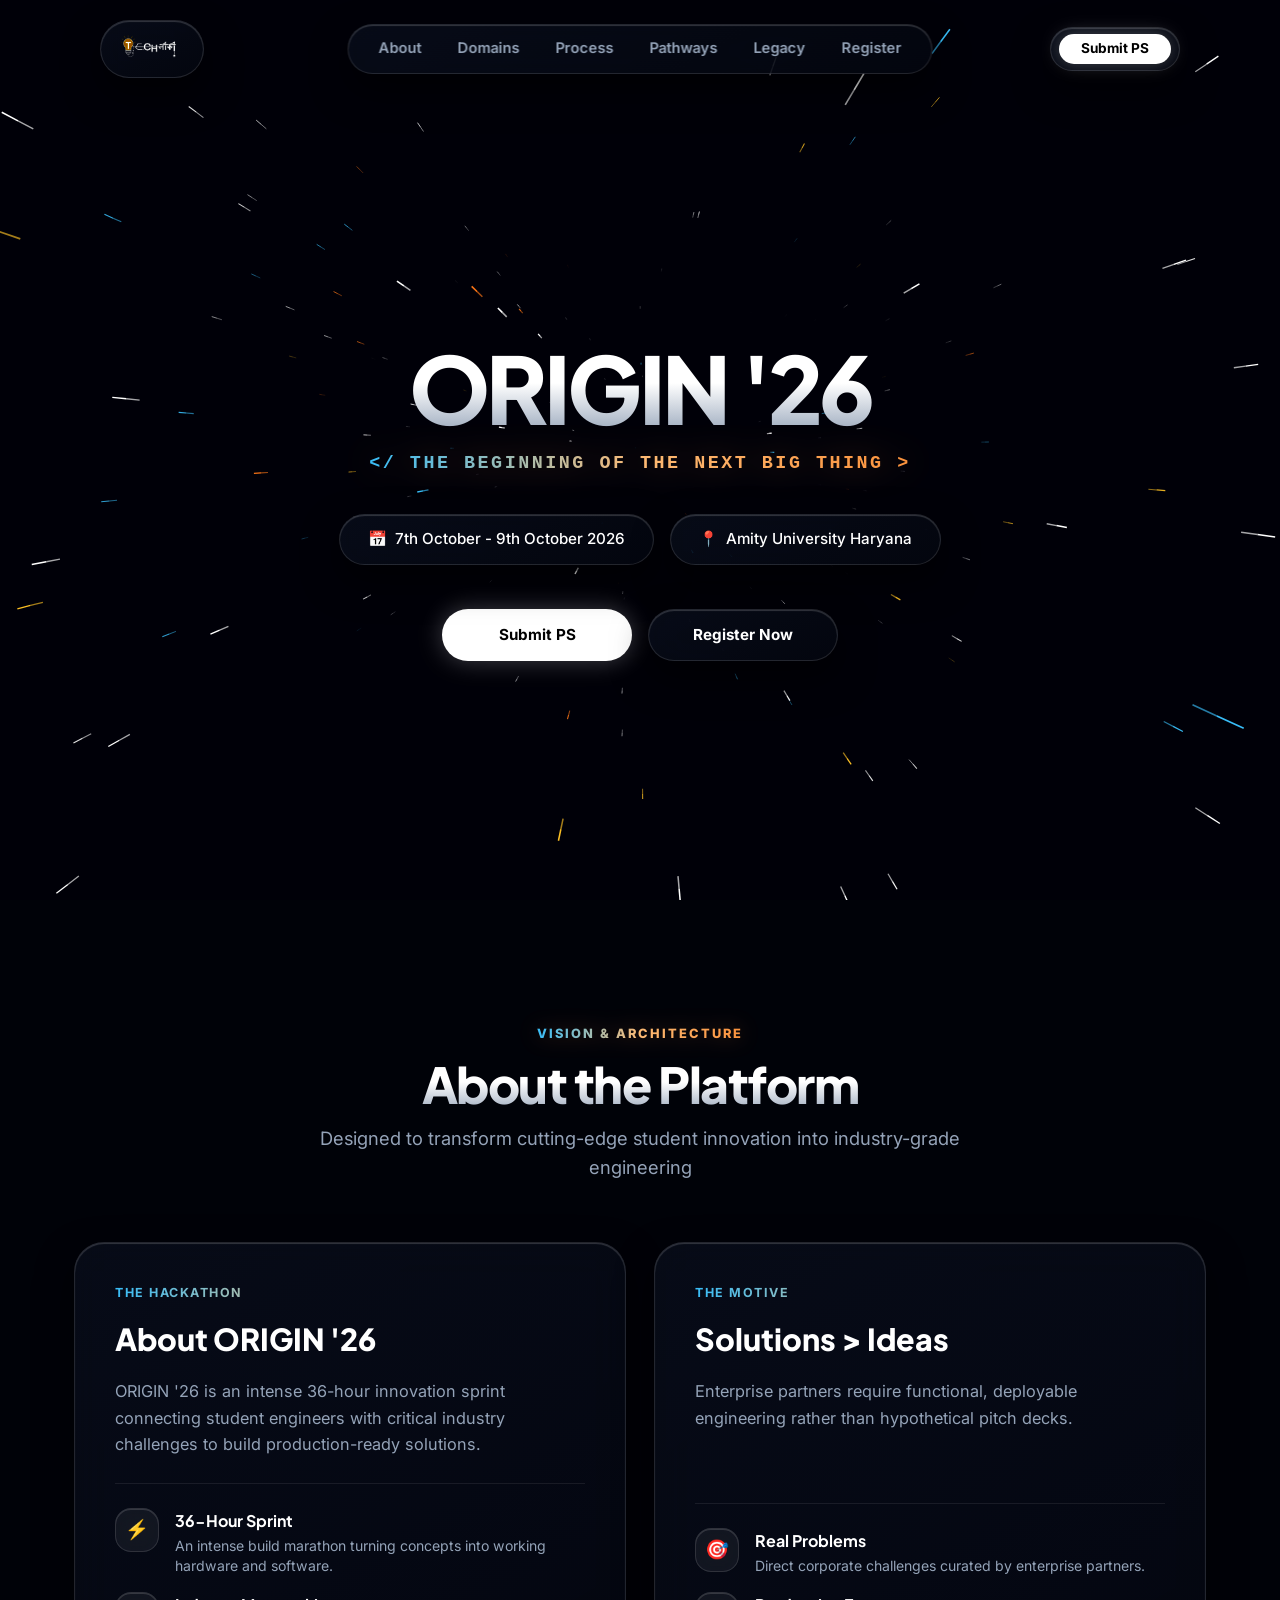
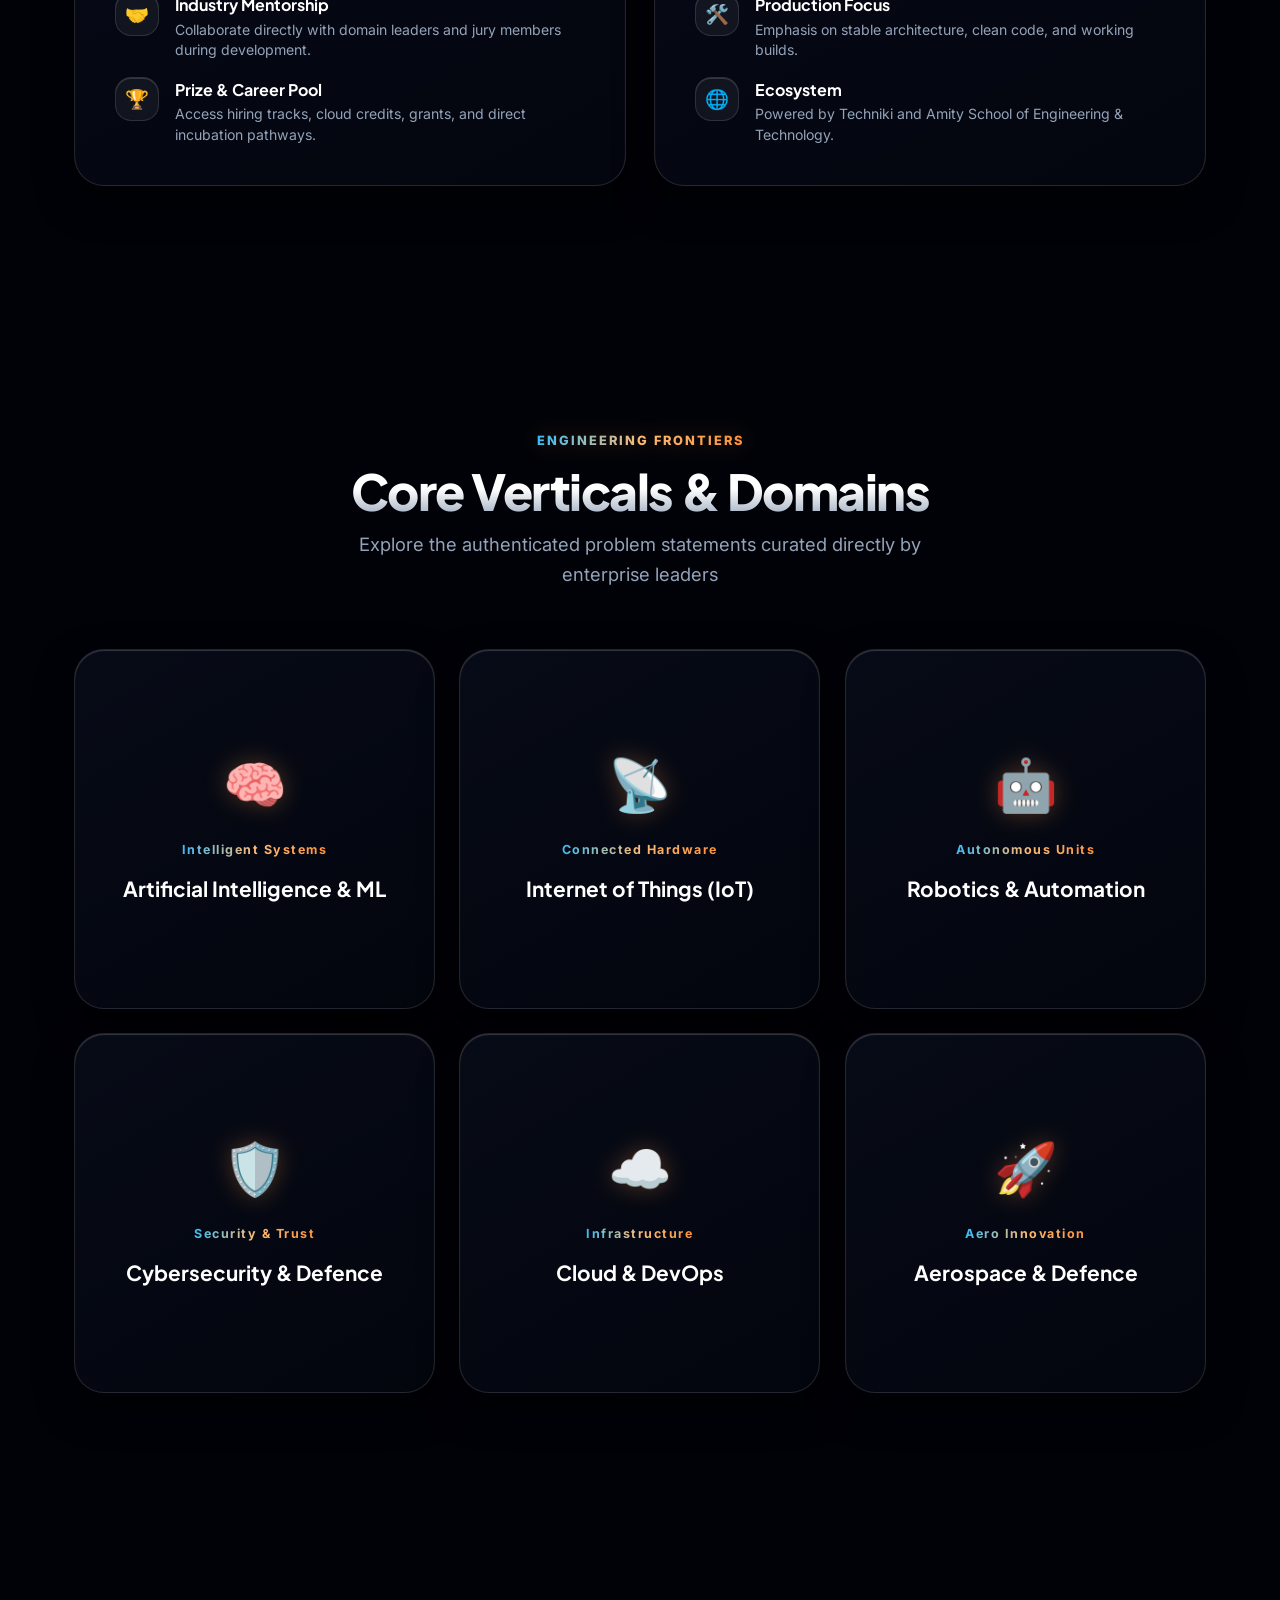
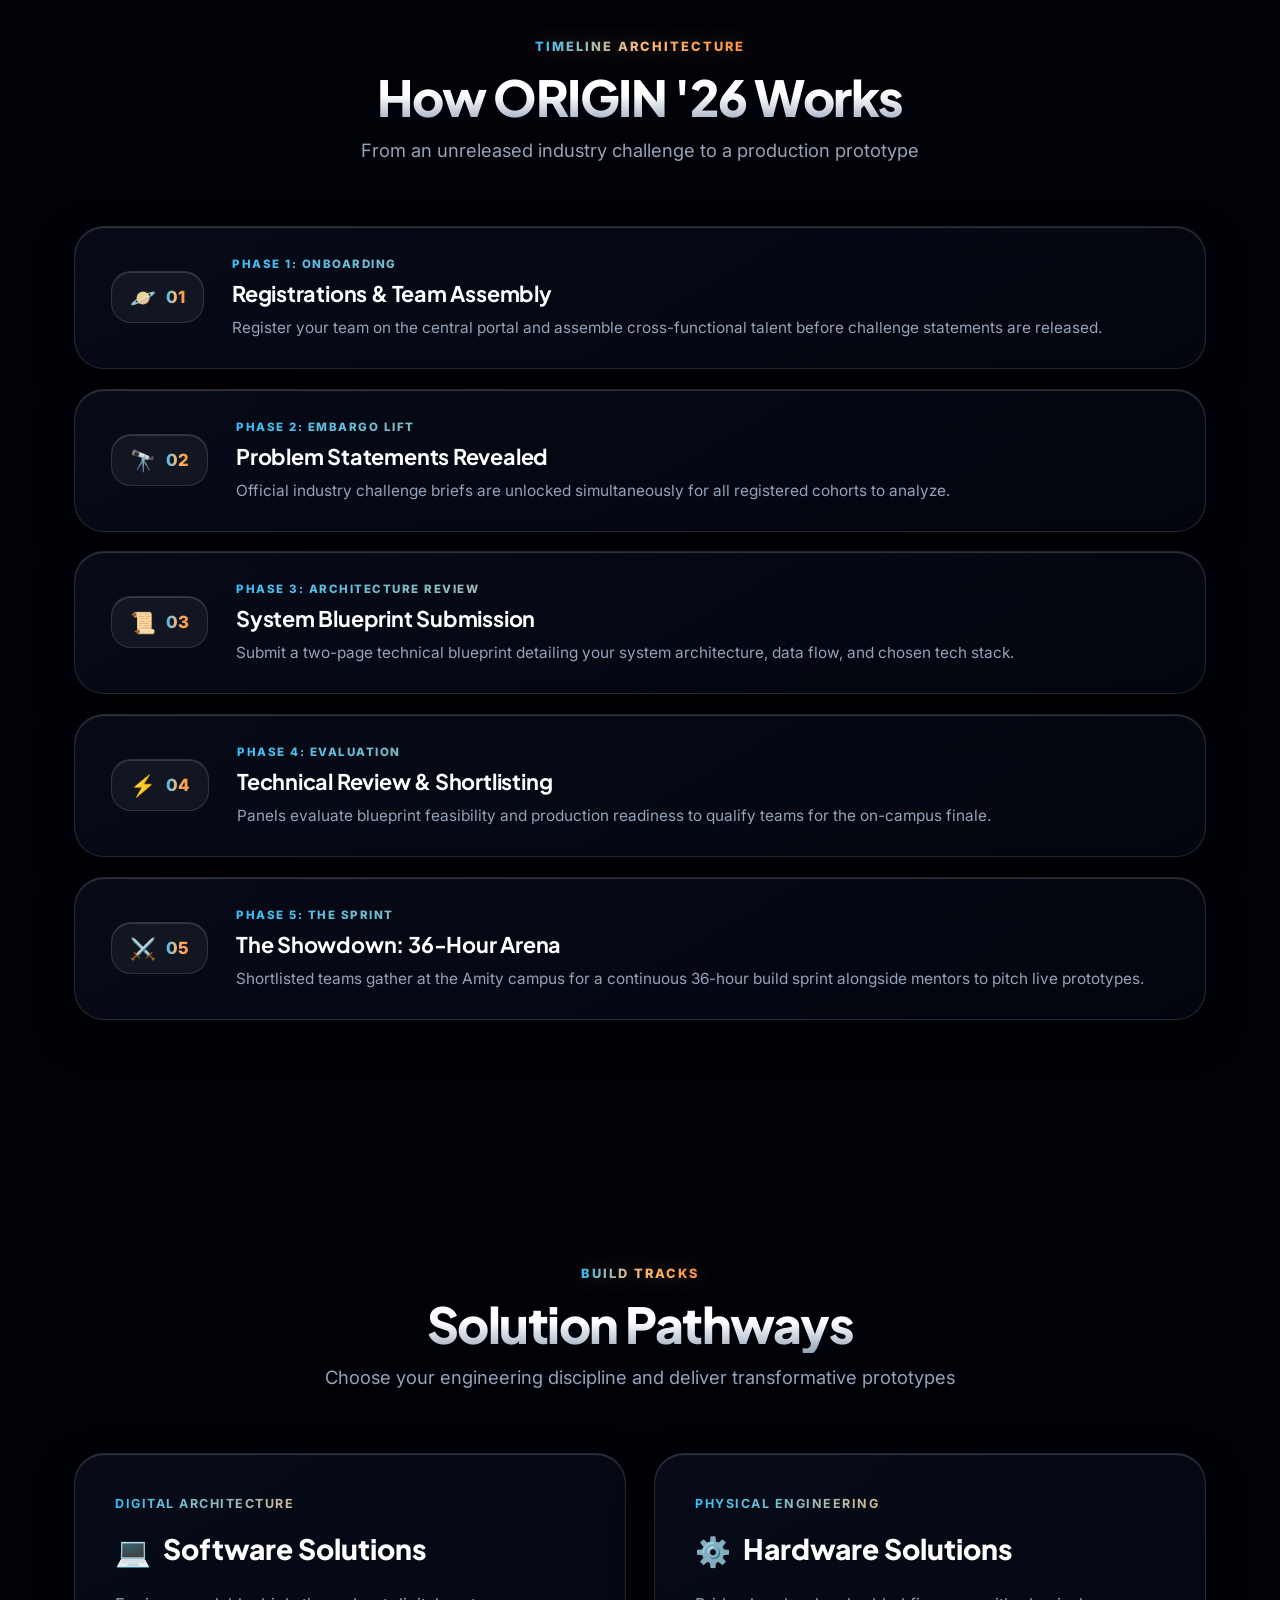
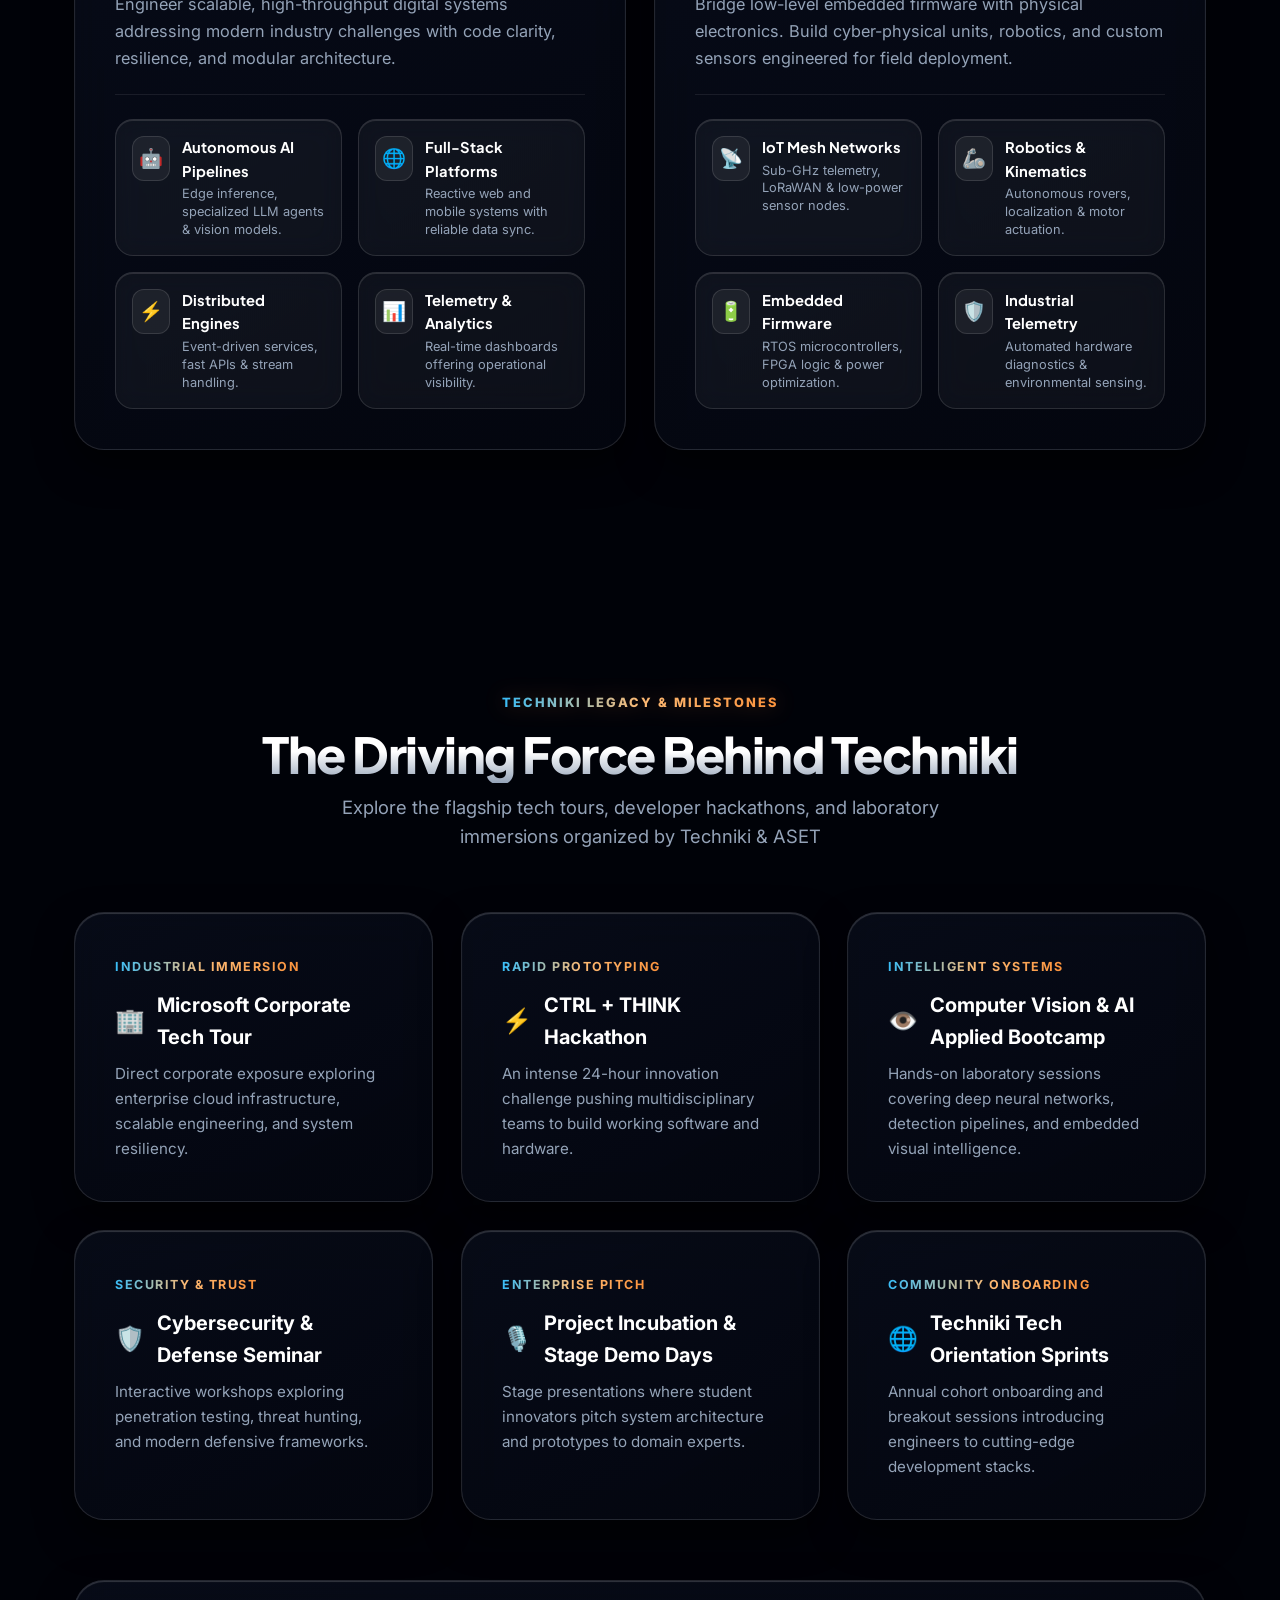
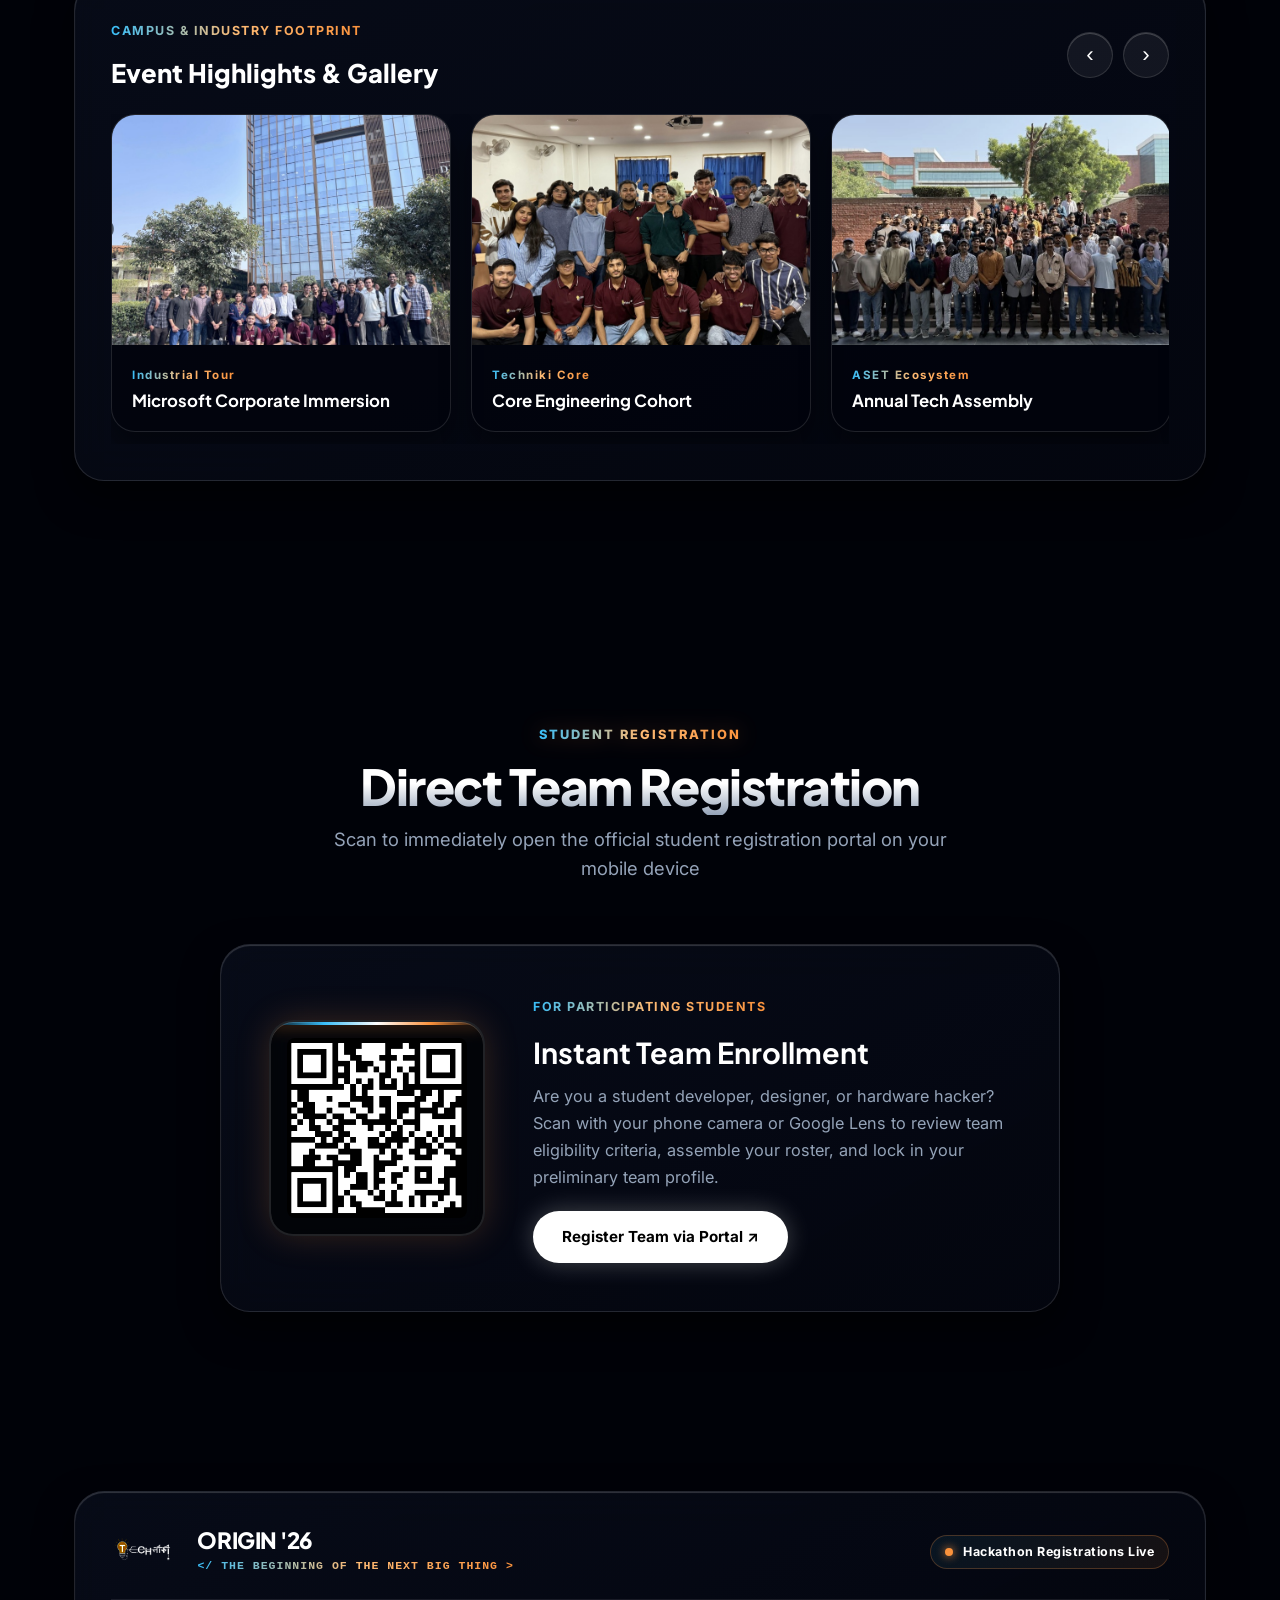
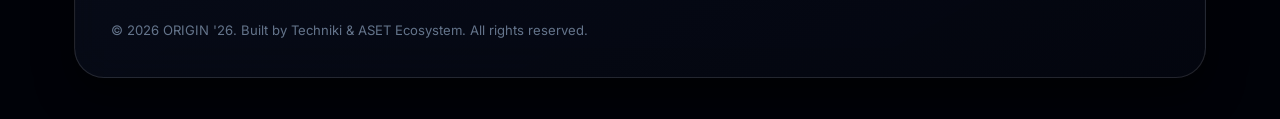
<file: index.html>
<!DOCTYPE html>
<html lang="en">
<head>
    <meta charset="UTF-8">
    <meta name="viewport" content="width=device-width, initial-scale=1.0, viewport-fit=cover">
    <title>ORIGIN '26 | The Beginning of the Next Big Thing</title>
    <link rel="stylesheet" href="style.css">
    <link rel="preconnect" href="https://fonts.googleapis.com">
    <link rel="preconnect" href="https://fonts.gstatic.com" crossorigin>
    <link href="https://fonts.googleapis.com/css2?family=Plus+Jakarta+Sans:wght@300;400;500;600;700;800&family=Inter:wght@400;500;600;700;800&display=swap" rel="stylesheet">
</head>
<body>

    <canvas id="warp-canvas"></canvas>
    <canvas id="comet-canvas"></canvas>

    <header class="nav-wrapper" id="nav-wrapper">
        <div class="nav-island nav-island-left">
            <a href="index.html" class="brand-container">
                <img src="static/techniki-logo.png" alt="Techniki Logo" class="brand-logo-img">
            </a>
        </div>

        <div class="nav-island nav-island-center" id="nav-island-center">
            <nav class="nav-links" id="top-nav-links">
                <a href="#about" class="nav-item">About</a>
                <a href="#verticals" class="nav-item">Domains</a>
                <a href="#timeline" class="nav-item">Process</a>
                <a href="#solutions" class="nav-item">Pathways</a>
                <a href="#legacy" class="nav-item">Legacy</a>
                <a href="#qr-section" class="nav-item">Register</a>
            </nav>
        </div>

        <div class="nav-island nav-island-right">
            <a href="post-ps.html" class="cta-btn-nav">Submit PS</a>
            <button class="mobile-menu-btn" id="mobile-menu-btn" aria-label="Toggle navigation menu">
                <span></span>
                <span></span>
                <span></span>
            </button>
        </div>
    </header>

    <aside class="glass-bottom-dock" id="bottom-dock" aria-label="Quick Navigation">
        <nav class="bottom-dock-container">
            <a href="#about" class="dock-item">About</a>
            <a href="#verticals" class="dock-item">Domains</a>
            <a href="#timeline" class="dock-item">Process</a>
            <a href="#solutions" class="dock-item">Pathways</a>
            <a href="#legacy" class="dock-item">Legacy</a>
            <a href="#qr-section" class="dock-item">Register</a>
        </nav>
    </aside>

    <main>

        <section class="hero-section" id="hero">
            <div class="container hero-content">
                <h1 class="hero-title" id="hero-title"></h1>
                <span class="hero-tagline" id="hero-tagline"></span>

                <div class="meta-pills">
                    <div class="pill">
                        <span class="pill-icon">📅</span>
                        <span id="hero-date"></span>
                    </div>
                    <div class="pill">
                        <span class="pill-icon">📍</span>
                        <span id="hero-venue"></span>
                    </div>
                </div>

                <div class="hero-actions">
                    <a href="post-ps.html" class="cta-btn-primary">Submit PS</a>
                    <a href="#qr-section" class="cta-btn-secondary">Register Now</a>
                </div>
            </div>
        </section>

        <section id="about" class="section">
            <div class="container">
                <div class="section-header">
                    <span class="section-badge">VISION &amp; ARCHITECTURE</span>
                    <h2>About the Platform</h2>
                    <p>Designed to transform cutting-edge student innovation into industry-grade engineering</p>
                </div>
                <div class="grid-2" id="about-container">
                </div>
            </div>
        </section>

        <section id="verticals" class="section">
            <div class="container">
                <div class="section-header">
                    <span class="section-badge">ENGINEERING FRONTIERS</span>
                    <h2>Core Verticals &amp; Domains</h2>
                    <p>Explore the authenticated problem statements curated directly by enterprise leaders</p>
                </div>
                <div class="domains-flip-grid" id="domains-flip-grid">
                </div>
            </div>
        </section>

        <section id="timeline" class="section">
            <div class="container">
                <div class="section-header">
                    <span class="section-badge">TIMELINE ARCHITECTURE</span>
                    <h2>How ORIGIN '26 Works</h2>
                    <p>From an unreleased industry challenge to a production prototype</p>
                </div>
                <div class="timeline-wrapper" id="timeline-wrapper">
                </div>
            </div>
        </section>

        <section id="solutions" class="section">
            <div class="container">
                <div class="section-header">
                    <span class="section-badge">BUILD TRACKS</span>
                    <h2>Solution Pathways</h2>
                    <p>Choose your engineering discipline and deliver transformative prototypes</p>
                </div>
                <div class="grid-2" id="pathways-grid">
                </div>
            </div>
        </section>

        <section id="legacy" class="section">
            <div class="container">
                <div class="section-header">
                    <span class="section-badge">TECHNIKI LEGACY &amp; MILESTONES</span>
                    <h2>The Driving Force Behind Techniki</h2>
                    <p>Explore the flagship tech tours, developer hackathons, and laboratory immersions organized by Techniki &amp; ASET</p>
                </div>

                <div class="grid-3" id="legacy-events-grid">
                </div>

                <div class="gallery-carousel-wrapper apple-reveal">
                    <div class="gallery-header-bar">
                        <div>
                            <span class="card-badge">CAMPUS &amp; INDUSTRY FOOTPRINT</span>
                            <h3>Event Highlights &amp; Gallery</h3>
                        </div>
                        <div class="carousel-controls">
                            <button id="carousel-prev-btn" class="carousel-nav-btn" aria-label="Previous image">‹</button>
                            <button id="carousel-next-btn" class="carousel-nav-btn" aria-label="Next image">›</button>
                        </div>
                    </div>
                    <div class="gallery-track" id="gallery-track">
                    </div>
                </div>
            </div>
        </section>

        <section id="qr-section" class="section">
            <div class="container">
                <div class="section-header">
                    <span class="section-badge">STUDENT REGISTRATION</span>
                    <h2>Direct Team Registration</h2>
                    <p>Scan to immediately open the official student registration portal on your mobile device</p>
                </div>
                <div class="qr-apple-card apple-reveal">
                    <div class="qr-scanner-box">
                        <div class="laser-beam"></div>
                        <img src="static/qr-code.png" 
                             onerror="this.onerror=null; this.src='https://api.qrserver.com/v1/create-qr-code/?size=200x200&data=https://origin26.amity.edu/register&color=ffffff&bgcolor=050814';" 
                             alt="Student Registration QR Portal" 
                             class="custom-qr-img">
                    </div>
                    <div class="qr-details-pane">
                        <span class="card-badge">FOR PARTICIPATING STUDENTS</span>
                        <h3>Instant Team Enrollment</h3>
                        <p class="card-body-text">Are you a student developer, designer, or hardware hacker? Scan with your phone camera or Google Lens to review team eligibility criteria, assemble your roster, and lock in your preliminary team profile.</p>
                        <div class="qr-cta-wrap">
                            <a href="#hero" class="cta-btn-primary">Register Team via Portal ↗</a>
                        </div>
                    </div>
                </div>
            </div>
        </section>

        <footer class="footer-section">
            <div class="container">
                <div class="footer-obsidian-card apple-reveal">
                    
                    <div class="footer-brand-wrap">
                        <div class="footer-brand-header">
                            <img src="static/techniki-logo.png" alt="Techniki Logo" class="footer-logo-img">
                            <div>
                                <h3 class="footer-title">ORIGIN '26</h3>
                                <span class="footer-tagline">&lt;/ THE BEGINNING OF THE NEXT BIG THING &gt;</span>
                            </div>
                        </div>

                        <div class="footer-live-status">
                            <span class="status-pulse-dot"></span>
                            <span class="status-text">Hackathon Registrations Live</span>
                        </div>
                    </div>

                    <div class="footer-bottom-bar">
                        <p class="copyright-text">&copy; 2026 ORIGIN '26. Built by Techniki &amp; ASET Ecosystem. All rights reserved.</p>
                    </div>

                </div>
            </div>
        </footer>

    </main>

    <script src="data.js"></script>
    <script src="script.js"></script>
</body>
</html>
</file>
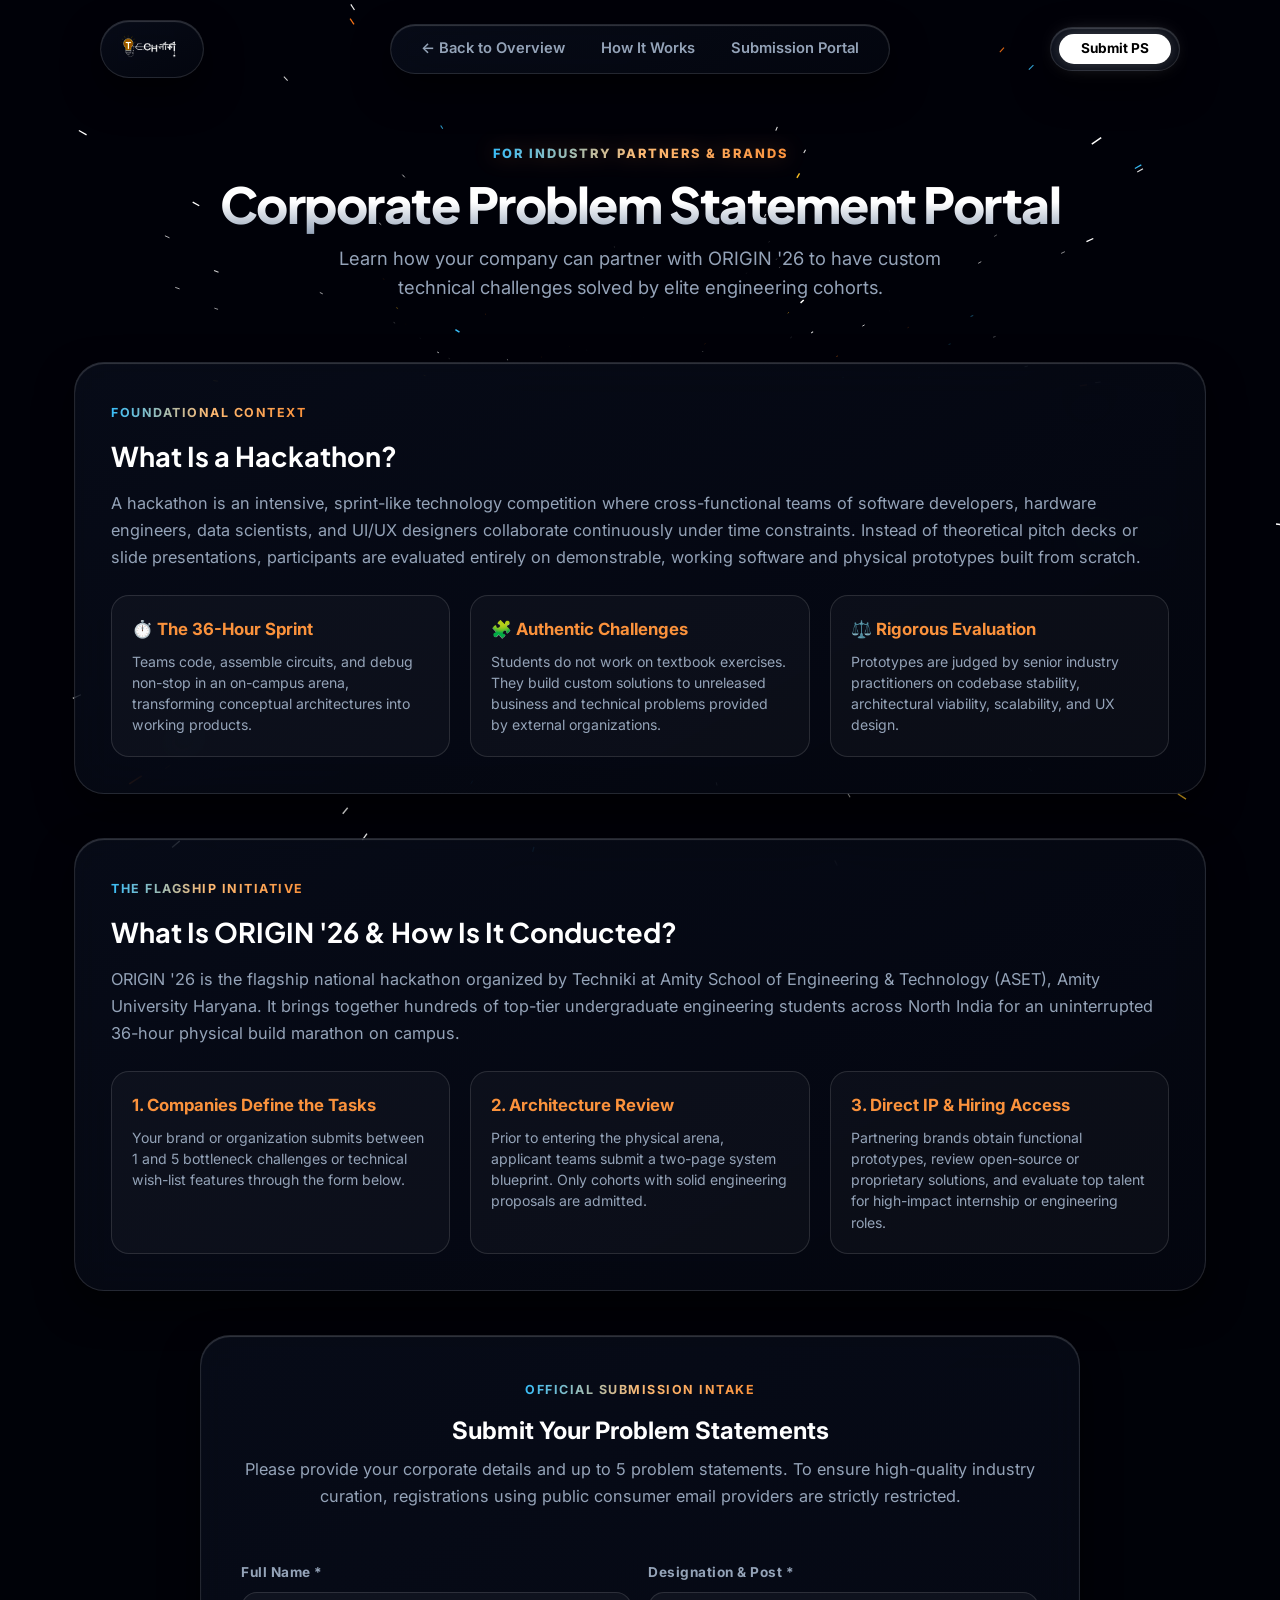
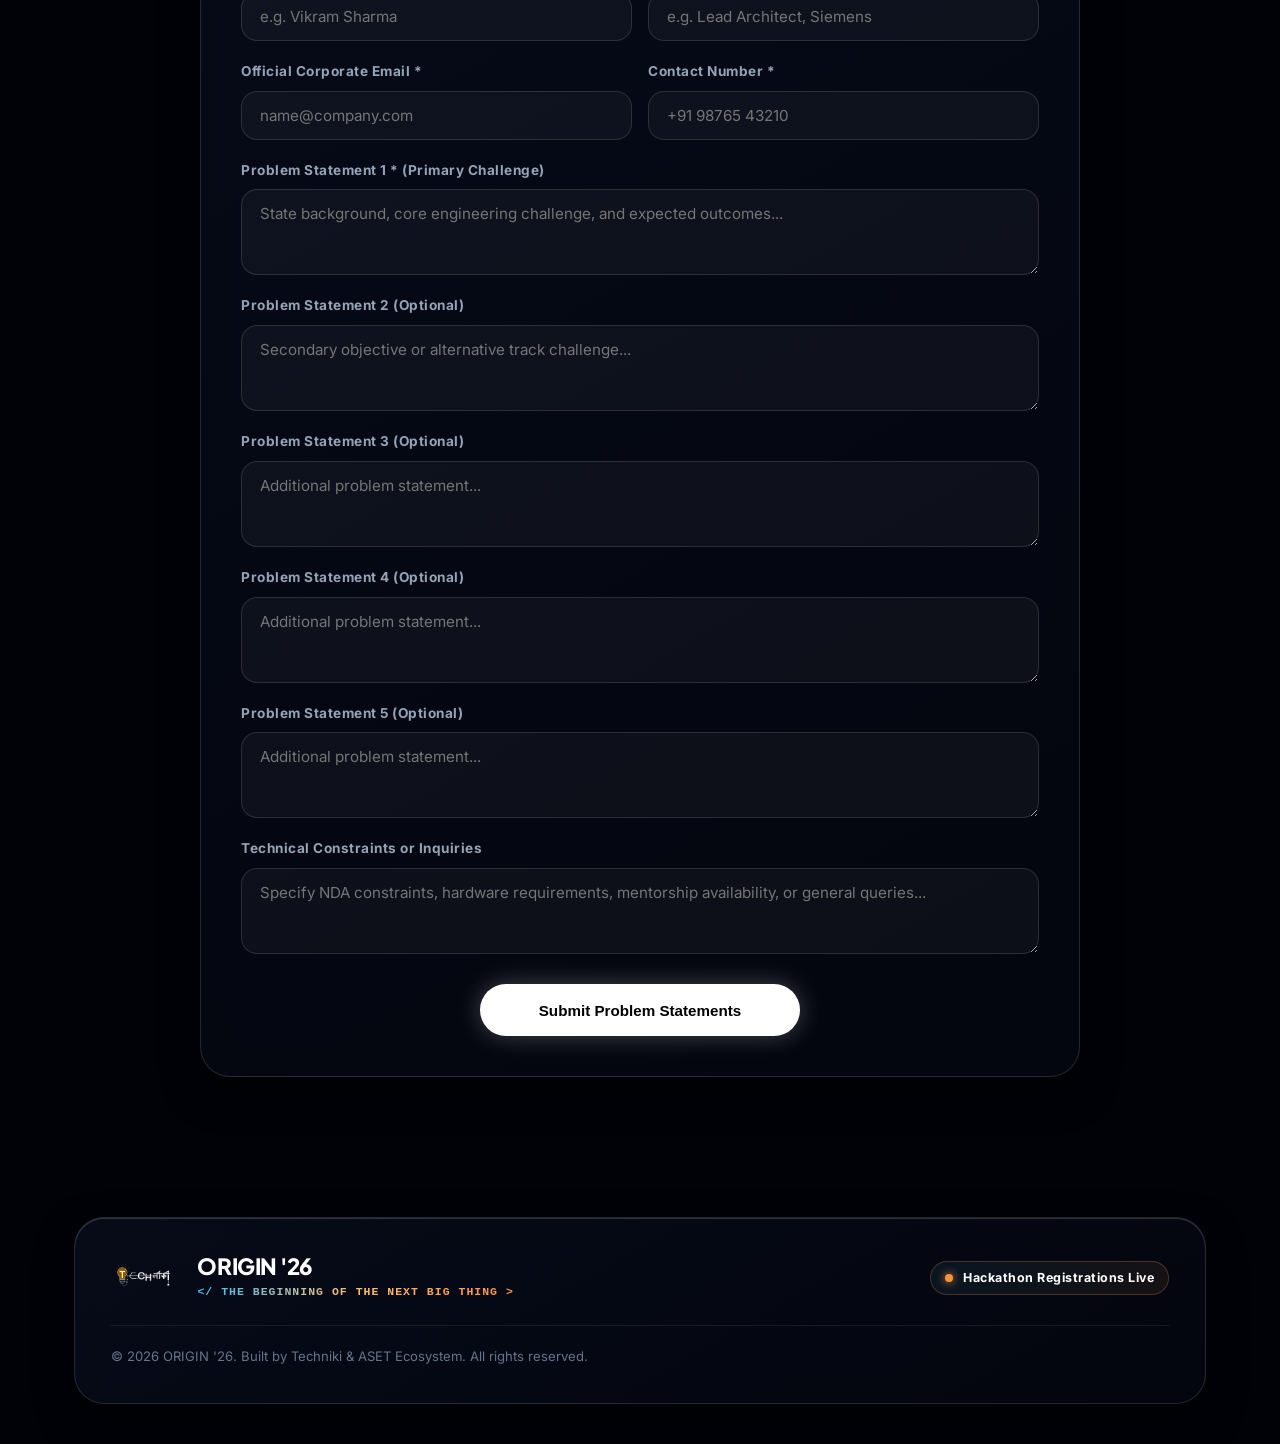
<file: post-ps.html>
<!DOCTYPE html>
<html lang="en">
<head>
    <meta charset="UTF-8">
    <meta name="viewport" content="width=device-width, initial-scale=1.0, viewport-fit=cover">
    <title>Partner with ORIGIN '26 | Submit Problem Statements</title>
    <link rel="stylesheet" href="style.css">
    <link rel="preconnect" href="https://fonts.googleapis.com">
    <link rel="preconnect" href="https://fonts.gstatic.com" crossorigin>
    <link href="https://fonts.googleapis.com/css2?family=Plus+Jakarta+Sans:wght@300;400;500;600;700;800&family=Inter:wght@400;500;600;700;800&display=swap" rel="stylesheet">
    <style>
        .portal-layout {
            padding: clamp(100px, 14vw, 140px) 0 80px 0;
        }

        .explainer-card {
            background: var(--glass-bg);
            border: 1px solid var(--glass-border);
            backdrop-filter: var(--glass-blur);
            -webkit-backdrop-filter: var(--glass-blur);
            border-radius: var(--radius-squircle);
            padding: clamp(24px, 4vw, 36px);
            margin-bottom: clamp(28px, 4vw, 44px);
            box-shadow: var(--glass-shadow);
        }

        .explainer-card h3 {
            font-family: var(--font-heading);
            font-size: clamp(1.3rem, 2.5vw, 1.7rem);
            margin-bottom: 12px;
            color: #ffffff;
        }

        .pillars-3col {
            display: grid;
            grid-template-columns: repeat(3, 1fr);
            gap: 20px;
            margin-top: 24px;
        }

        .sub-pillar {
            background: rgba(255, 255, 255, 0.03);
            border: 1px solid var(--glass-border);
            border-radius: 18px;
            padding: 20px;
        }

        .sub-pillar h4 {
            font-size: 1.05rem;
            color: var(--accent-amber);
            margin-bottom: 8px;
            display: flex;
            align-items: center;
            gap: 8px;
        }

        .sub-pillar p {
            font-size: 0.88rem;
            color: var(--text-secondary);
            line-height: 1.5;
        }

        .portal-form-container {
            max-width: 880px;
            margin: 0 auto;
        }

        .ps-form {
            display: flex;
            flex-direction: column;
            gap: 20px;
            margin-top: 28px;
        }

        .form-row-2 {
            display: grid;
            grid-template-columns: repeat(2, 1fr);
            gap: 16px;
        }

        .input-group {
            display: flex;
            flex-direction: column;
            gap: 8px;
            text-align: left;
        }

        .input-label {
            font-size: 0.85rem;
            font-weight: 700;
            color: var(--text-secondary);
            letter-spacing: 0.5px;
        }

        .ps-input, .ps-textarea {
            width: 100%;
            background: rgba(255, 255, 255, 0.04);
            border: 1px solid var(--glass-border);
            border-radius: 16px;
            padding: 14px 18px;
            color: #ffffff;
            font-family: var(--font-body);
            font-size: 0.95rem;
            transition: all 0.3s var(--ease-fluid);
            outline: none;
        }

        .ps-input:focus, .ps-textarea:focus {
            background: rgba(255, 255, 255, 0.08);
            border-color: var(--glass-border-hover);
            box-shadow: 0 0 20px rgba(251, 146, 60, 0.25);
        }

        .ps-textarea {
            min-height: 86px;
            resize: vertical;
        }

        .email-warning {
            font-size: 0.78rem;
            color: #f87171;
            display: none;
            margin-top: 4px;
        }

        .form-status-msg {
            padding: 12px 18px;
            border-radius: var(--radius-pill);
            font-size: 0.88rem;
            font-weight: 600;
            display: none;
            margin-top: 16px;
            text-align: center;
        }

        .form-status-msg.success {
            display: block;
            background: rgba(34, 197, 94, 0.15);
            border: 1px solid rgba(34, 197, 94, 0.4);
            color: #4ade80;
        }

        .form-status-msg.error {
            display: block;
            background: rgba(239, 68, 68, 0.15);
            border: 1px solid rgba(239, 68, 68, 0.4);
            color: #f87171;
        }

        @media (max-width: 900px) {
            .pillars-3col {
                grid-template-columns: 1fr;
            }
            .form-row-2 {
                grid-template-columns: 1fr;
            }
        }
    </style>
</head>
<body>

    <canvas id="warp-canvas"></canvas>
    <canvas id="comet-canvas"></canvas>

    <header class="nav-wrapper" id="nav-wrapper">
        <div class="nav-island nav-island-left">
            <a href="index.html" class="brand-container">
                <img src="static/techniki-logo.png" alt="Techniki Logo" class="brand-logo-img">
            </a>
        </div>

        <div class="nav-island nav-island-center" id="nav-island-center">
            <nav class="nav-links" id="top-nav-links">
                <a href="index.html" class="nav-item">← Back to Overview</a>
                <a href="#about-hackathons" class="nav-item">How It Works</a>
                <a href="#ps-portal" class="nav-item">Submission Portal</a>
            </nav>
        </div>

        <div class="nav-island nav-island-right">
            <a href="#ps-portal" class="cta-btn-nav">Submit PS</a>
            <button class="mobile-menu-btn" id="mobile-menu-btn" aria-label="Toggle navigation menu">
                <span></span>
                <span></span>
                <span></span>
            </button>
        </div>
    </header>

    <main class="portal-layout">
        <div class="container">

            <div class="section-header" id="about-hackathons">
                <span class="section-badge">FOR INDUSTRY PARTNERS &amp; BRANDS</span>
                <h2>Corporate Problem Statement Portal</h2>
                <p>Learn how your company can partner with ORIGIN '26 to have custom technical challenges solved by elite engineering cohorts.</p>
            </div>

            <div class="explainer-card apple-reveal">
                <span class="card-badge">FOUNDATIONAL CONTEXT</span>
                <h3>What Is a Hackathon?</h3>
                <p class="card-body-text">
                    A hackathon is an intensive, sprint-like technology competition where cross-functional teams of software developers, hardware engineers, data scientists, and UI/UX designers collaborate continuously under time constraints. Instead of theoretical pitch decks or slide presentations, participants are evaluated entirely on demonstrable, working software and physical prototypes built from scratch.
                </p>
                <div class="pillars-3col">
                    <div class="sub-pillar">
                        <h4>⏱️ The 36-Hour Sprint</h4>
                        <p>Teams code, assemble circuits, and debug non-stop in an on-campus arena, transforming conceptual architectures into working products.</p>
                    </div>
                    <div class="sub-pillar">
                        <h4>🧩 Authentic Challenges</h4>
                        <p>Students do not work on textbook exercises. They build custom solutions to unreleased business and technical problems provided by external organizations.</p>
                    </div>
                    <div class="sub-pillar">
                        <h4>⚖️ Rigorous Evaluation</h4>
                        <p>Prototypes are judged by senior industry practitioners on codebase stability, architectural viability, scalability, and UX design.</p>
                    </div>
                </div>
            </div>

            <div class="explainer-card apple-reveal">
                <span class="card-badge">THE FLAGSHIP INITIATIVE</span>
                <h3>What Is ORIGIN '26 &amp; How Is It Conducted?</h3>
                <p class="card-body-text">
                    ORIGIN '26 is the flagship national hackathon organized by Techniki at Amity School of Engineering &amp; Technology (ASET), Amity University Haryana. It brings together hundreds of top-tier undergraduate engineering students across North India for an uninterrupted 36-hour physical build marathon on campus.
                </p>
                <div class="pillars-3col">
                    <div class="sub-pillar">
                        <h4>1. Companies Define the Tasks</h4>
                        <p>Your brand or organization submits between 1 and 5 bottleneck challenges or technical wish-list features through the form below.</p>
                    </div>
                    <div class="sub-pillar">
                        <h4>2. Architecture Review</h4>
                        <p>Prior to entering the physical arena, applicant teams submit a two-page system blueprint. Only cohorts with solid engineering proposals are admitted.</p>
                    </div>
                    <div class="sub-pillar">
                        <h4>3. Direct IP &amp; Hiring Access</h4>
                        <p>Partnering brands obtain functional prototypes, review open-source or proprietary solutions, and evaluate top talent for high-impact internship or engineering roles.</p>
                    </div>
                </div>
            </div>

            <div class="portal-form-container" id="ps-portal">
                <div class="apple-card apple-reveal">
                    <div style="text-align: center; margin-bottom: 24px;">
                        <span class="card-badge">OFFICIAL SUBMISSION INTAKE</span>
                        <h2>Submit Your Problem Statements</h2>
                        <p class="card-body-text">Please provide your corporate details and up to 5 problem statements. To ensure high-quality industry curation, registrations using public consumer email providers are strictly restricted.</p>
                    </div>

                    <form id="corporate-ps-form" class="ps-form">
                        
                        <div class="form-row-2">
                            <div class="input-group">
                                <label class="input-label" for="full-name">Full Name *</label>
                                <input class="ps-input" type="text" id="full-name" name="full_name" required placeholder="e.g. Vikram Sharma">
                            </div>
                            <div class="input-group">
                                <label class="input-label" for="designation">Designation &amp; Post *</label>
                                <input class="ps-input" type="text" id="designation" name="designation" required placeholder="e.g. Lead Architect, Siemens">
                            </div>
                        </div>

                        <div class="form-row-2">
                            <div class="input-group">
                                <label class="input-label" for="corp-email">Official Corporate Email *</label>
                                <input class="ps-input" type="email" id="corp-email" name="corp_email" required placeholder="name@company.com">
                                <span id="email-error-msg" class="email-warning">Generic personal email accounts (@gmail, @yahoo, @outlook, @hotmail, etc.) are not accepted. Please enter your official corporate domain email.</span>
                            </div>
                            <div class="input-group">
                                <label class="input-label" for="contact-no">Contact Number *</label>
                                <input class="ps-input" type="tel" id="contact-no" name="contact_no" required placeholder="+91 98765 43210">
                            </div>
                        </div>

                        <div class="input-group">
                            <label class="input-label" for="ps-1">Problem Statement 1 * (Primary Challenge)</label>
                            <textarea class="ps-textarea" id="ps-1" name="ps_1" required placeholder="State background, core engineering challenge, and expected outcomes..."></textarea>
                        </div>

                        <div class="input-group">
                            <label class="input-label" for="ps-2">Problem Statement 2 (Optional)</label>
                            <textarea class="ps-textarea" id="ps-2" name="ps_2" placeholder="Secondary objective or alternative track challenge..."></textarea>
                        </div>

                        <div class="input-group">
                            <label class="input-label" for="ps-3">Problem Statement 3 (Optional)</label>
                            <textarea class="ps-textarea" id="ps-3" name="ps_3" placeholder="Additional problem statement..."></textarea>
                        </div>

                        <div class="input-group">
                            <label class="input-label" for="ps-4">Problem Statement 4 (Optional)</label>
                            <textarea class="ps-textarea" id="ps-4" name="ps_4" placeholder="Additional problem statement..."></textarea>
                        </div>

                        <div class="input-group">
                            <label class="input-label" for="ps-5">Problem Statement 5 (Optional)</label>
                            <textarea class="ps-textarea" id="ps-5" name="ps_5" placeholder="Additional problem statement..."></textarea>
                        </div>

                        <div class="input-group">
                            <label class="input-label" for="concerns">Technical Constraints or Inquiries</label>
                            <textarea class="ps-textarea" id="concerns" name="concerns" placeholder="Specify NDA constraints, hardware requirements, mentorship availability, or general queries..."></textarea>
                        </div>

                        <div id="form-feedback" class="form-status-msg"></div>

                        <div style="text-align: center; margin-top: 10px;">
                            <button type="submit" id="submit-btn" class="cta-btn-primary" style="width: 100%; max-width: 320px; cursor: pointer;">Submit Problem Statements</button>
                        </div>

                    </form>
                </div>
            </div>

        </div>
    </main>

    <footer class="footer-section">
        <div class="container">
            <div class="footer-obsidian-card apple-reveal">
                <div class="footer-brand-wrap">
                    <div class="footer-brand-header">
                        <img src="static/techniki-logo.png" alt="Techniki Logo" class="footer-logo-img">
                        <div>
                            <h3 class="footer-title">ORIGIN '26</h3>
                            <span class="footer-tagline">&lt;/ THE BEGINNING OF THE NEXT BIG THING &gt;</span>
                        </div>
                    </div>
                    <div class="footer-live-status">
                        <span class="status-pulse-dot"></span>
                        <span class="status-text">Hackathon Registrations Live</span>
                    </div>
                </div>
                <div class="footer-bottom-bar">
                    <p class="copyright-text">&copy; 2026 ORIGIN '26. Built by Techniki &amp; ASET Ecosystem. All rights reserved.</p>
                </div>
            </div>
        </div>
    </footer>

    <script src="script.js"></script>
    <script>
        const form = document.getElementById("corporate-ps-form");
        const emailInput = document.getElementById("corp-email");
        const emailError = document.getElementById("email-error-msg");
        const feedback = document.getElementById("form-feedback");
        const submitBtn = document.getElementById("submit-btn");

        const RESTRICTED_DOMAINS = [
            "gmail.com", "yahoo.com", "yahoo.co.in", "outlook.com", "hotmail.com", 
            "icloud.com", "mail.com", "protonmail.com", "proton.me", "aol.com", 
            "zoho.com", "yandex.com", "gmx.com", "live.com"
        ];

        function isCorporateEmail(email) {
            const domain = email.trim().split("@")[1]?.toLowerCase();
            if (!domain) return false;
            return !RESTRICTED_DOMAINS.includes(domain);
        }

        emailInput.addEventListener("input", () => {
            if (emailInput.value && !isCorporateEmail(emailInput.value)) {
                emailError.style.display = "block";
                emailInput.style.borderColor = "rgba(248, 113, 113, 0.6)";
            } else {
                emailError.style.display = "none";
                emailInput.style.borderColor = "var(--glass-border)";
            }
        });

        form.addEventListener("submit", async (e) => {
            e.preventDefault();
            feedback.className = "form-status-msg";
            feedback.style.display = "none";

            const emailVal = emailInput.value.trim();
            if (!isCorporateEmail(emailVal)) {
                emailError.style.display = "block";
                emailInput.focus();
                return;
            }

            submitBtn.disabled = true;
            submitBtn.innerText = "Transmitting Dossier...";

            const payload = {
                full_name: document.getElementById("full-name").value.trim(),
                designation: document.getElementById("designation").value.trim(),
                corp_email: emailVal,
                contact_no: document.getElementById("contact-no").value.trim(),
                ps_1: document.getElementById("ps-1").value.trim(),
                ps_2: document.getElementById("ps-2").value.trim() || null,
                ps_3: document.getElementById("ps-3").value.trim() || null,
                ps_4: document.getElementById("ps-4").value.trim() || null,
                ps_5: document.getElementById("ps-5").value.trim() || null,
                concerns: document.getElementById("concerns").value.trim() || null
            };

            try {
                const response = await fetch("http://localhost:3000/api/submit-ps", {
                    method: "POST",
                    headers: { "Content-Type": "application/json" },
                    body: JSON.stringify(payload)
                });

                if (response.ok) {
                    feedback.className = "form-status-msg success";
                    feedback.innerText = "Problem statements successfully received and queued for review.";
                    form.reset();
                } else {
                    const errData = await response.json().catch(() => ({}));
                    feedback.className = "form-status-msg error";
                    feedback.innerText = errData.message || "Submission failed. Please verify API connection.";
                }
            } catch (err) {
                feedback.className = "form-status-msg error";
                feedback.innerText = "Unable to reach server. Please ensure backend service is active.";
            } finally {
                submitBtn.disabled = false;
                submitBtn.innerText = "Submit Problem Statements";
            }
        });
    </script>
</body>
</html>
</file>
<file: style.css>
:root {
    --bg-black: #000208;
    --bg-surface: #050814;
    
    --glass-bg: linear-gradient(150deg, rgba(10, 16, 30, 0.68) 0%, rgba(4, 7, 16, 0.78) 100%);
    --glass-bg-hover: linear-gradient(150deg, rgba(18, 26, 48, 0.78) 0%, rgba(8, 12, 24, 0.88) 100%);
    --glass-border: rgba(255, 255, 255, 0.12);
    --glass-border-hover: rgba(251, 146, 60, 0.40);
    --glass-blur: blur(20px) saturate(160%);
    
    --glass-shadow: 0 16px 36px rgba(0, 0, 0, 0.6), inset 0 1px 1px 0 rgba(255, 255, 255, 0.18);
    --glass-shadow-hover: 0 22px 45px rgba(0, 0, 0, 0.75), 0 0 24px rgba(251, 146, 60, 0.15), inset 0 1px 1px 0 rgba(255, 255, 255, 0.3);
    
    --text-primary: #ffffff;
    --text-secondary: #94a3b8;
    --text-muted: #64748b;
    
    --heading-gradient: linear-gradient(180deg, #ffffff 45%, #94a3b8 100%);
    
    --accent-blue: #38bdf8;
    --accent-orange: #f97316;
    --accent-amber: #fb923c;
    --gradient-celestial: linear-gradient(90deg, #38bdf8 0%, #fdba74 50%, #fb923c 100%);
    
    --btn-primary-bg: #ffffff;
    --btn-primary-text: #000000;
    
    --font-heading: 'Plus Jakarta Sans', 'Inter', -apple-system, BlinkMacSystemFont, "Segoe UI", sans-serif;
    --font-body: 'Inter', -apple-system, BlinkMacSystemFont, "Segoe UI", sans-serif;
    
    --radius-squircle: clamp(22px, 3.5vw, 30px);
    --radius-pill: 9999px;
    --ease-spring: cubic-bezier(0.34, 1.35, 0.64, 1);
    --ease-fluid: cubic-bezier(0.16, 1, 0.3, 1);
}

@media (hover: hover) and (pointer: fine) {
    *, *::before, *::after, html, body, a, button, input {
        cursor: none !important;
    }
}

* {
    margin: 0;
    padding: 0;
    box-sizing: border-box;
    scroll-behavior: smooth;
}

body {
    background-color: var(--bg-black);
    color: var(--text-primary);
    font-family: var(--font-body);
    overflow-x: hidden;
    line-height: 1.6;
    -webkit-font-smoothing: antialiased;
    -moz-osx-font-smoothing: grayscale;
    text-rendering: optimizeLegibility;
    padding-top: env(safe-area-inset-top, 0px);
    padding-bottom: env(safe-area-inset-bottom, 0px);
    padding-left: env(safe-area-inset-left, 0px);
    padding-right: env(safe-area-inset-right, 0px);
}

#warp-canvas {
    position: fixed;
    top: 0;
    left: 0;
    width: 100vw;
    height: 100vh;
    z-index: -2;
    pointer-events: none;
    will-change: transform;
    transform: translate3d(0, 0, 0);
}

#comet-canvas {
    position: fixed;
    top: 0;
    left: 0;
    width: 100vw;
    height: 100vh;
    z-index: 99999;
    pointer-events: none;
    will-change: transform;
    transform: translate3d(0, 0, 0);
}

@media (hover: none) and (pointer: coarse) {
    #comet-canvas {
        display: none !important;
    }
}

.container {
    width: 100%;
    max-width: 1180px;
    margin: 0 auto;
    padding: 0 clamp(16px, 4vw, 24px);
}

.section {
    padding: clamp(60px, 10vw, 120px) 0;
    position: relative;
}

.section-header {
    text-align: center;
    margin-bottom: clamp(36px, 6vw, 60px);
}

.section-badge {
    font-size: clamp(0.72rem, 1.5vw, 0.8rem);
    font-weight: 800;
    letter-spacing: 2px;
    background: var(--gradient-celestial);
    -webkit-background-clip: text;
    -webkit-text-fill-color: transparent;
    text-transform: uppercase;
    margin-bottom: 12px;
    display: inline-block;
    filter: drop-shadow(0 0 10px rgba(251, 146, 60, 0.3));
}

.section-header h2 {
    font-family: var(--font-heading);
    font-size: clamp(2rem, 5vw, 3.1rem);
    font-weight: 800;
    letter-spacing: -0.03em;
    background: var(--heading-gradient);
    -webkit-background-clip: text;
    -webkit-text-fill-color: transparent;
    line-height: 1.15;
}

.section-header p {
    color: var(--text-secondary);
    font-size: clamp(0.95rem, 2vw, 1.15rem);
    margin-top: 10px;
    max-width: 650px;
    margin-left: auto;
    margin-right: auto;
}

.nav-wrapper {
    position: fixed;
    top: clamp(12px, 2.5vw, 20px);
    left: 50%;
    transform: translateX(-50%) translateZ(0);
    width: calc(100% - clamp(24px, 4vw, 48px));
    max-width: 1080px;
    z-index: 1000;
    display: flex;
    justify-content: space-between;
    align-items: center;
    background: transparent !important;
    border: none !important;
    box-shadow: none !important;
    pointer-events: none;
    transition: max-width 0.6s var(--ease-fluid), width 0.6s var(--ease-fluid);
}

.nav-island {
    pointer-events: auto;
    background: var(--glass-bg);
    backdrop-filter: var(--glass-blur);
    -webkit-backdrop-filter: var(--glass-blur);
    border: 1px solid var(--glass-border);
    border-radius: var(--radius-pill);
    box-shadow: var(--glass-shadow);
    display: inline-flex;
    align-items: center;
    justify-content: center;
    transform: translate3d(0, 0, 0);
    transition: transform 0.55s var(--ease-fluid), 
                opacity 0.35s ease, 
                filter 0.35s ease,
                padding 0.5s var(--ease-fluid),
                box-shadow 0.4s ease,
                background 0.3s ease,
                border-color 0.3s ease;
    will-change: transform, opacity;
}

.nav-island-left {
    padding: 6px 16px;
    z-index: 2;
}

.nav-island-center {
    position: absolute;
    left: 50%;
    transform: translateX(-50%) translateY(0) scale(1);
    padding: 6px 16px;
    opacity: 1;
    filter: blur(0px);
    pointer-events: auto;
    z-index: 1;
}

.nav-island-right {
    padding: 6px 8px;
    display: inline-flex;
    align-items: center;
    justify-content: center;
    gap: 8px;
    z-index: 2;
}

@media (min-width: 769px) {
    .nav-wrapper.is-split {
        max-width: calc(100% - clamp(24px, 4vw, 48px));
    }

    .nav-wrapper.is-split .nav-island-center {
        opacity: 0 !important;
        filter: blur(6px) !important;
        transform: translateX(-50%) translateY(14px) scale(0.92) !important;
        pointer-events: none !important;
    }

    .nav-wrapper.is-split .nav-island-left {
        padding: 6px 18px;
    }

    .nav-wrapper.is-split .nav-island-right {
        padding: 6px 8px;
    }
}

.brand-container {
    display: inline-flex;
    align-items: center;
    justify-content: center;
    text-decoration: none;
}

.brand-logo-img {
    height: clamp(34px, 4.5vw, 44px);
    width: auto;
    object-fit: contain;
    filter: invert(1) hue-rotate(180deg) brightness(1.25);
    transition: transform 0.3s var(--ease-fluid);
}

.brand-container:hover .brand-logo-img {
    transform: scale(1.05);
}

.nav-links {
    display: flex;
    align-items: center;
    gap: clamp(4px, 1vw, 8px);
}

.nav-links a {
    color: var(--text-secondary);
    text-decoration: none;
    font-size: 0.92rem;
    font-weight: 600;
    padding: 6px clamp(10px, 1.2vw, 14px);
    border-radius: var(--radius-pill);
    white-space: nowrap;
    transition: all 0.25s var(--ease-fluid);
}

.nav-links a:hover {
    color: var(--text-primary);
    background: rgba(255, 255, 255, 0.12);
}

.cta-btn-nav {
    background: var(--btn-primary-bg);
    color: var(--btn-primary-text);
    padding: 8px 22px;
    border-radius: var(--radius-pill);
    font-weight: 700;
    font-size: 0.85rem;
    text-decoration: none;
    display: inline-flex;
    align-items: center;
    justify-content: center;
    text-align: center;
    line-height: 1;
    margin: 0 auto;
    white-space: nowrap;
    transition: all 0.3s var(--ease-fluid);
    box-shadow: 0 0 18px rgba(255, 255, 255, 0.25);
}

.cta-btn-nav:hover {
    background: #f8fafc;
    box-shadow: 0 0 28px rgba(251, 146, 60, 0.45), 0 0 12px rgba(56, 189, 248, 0.3);
    transform: scale(1.03);
}

.mobile-menu-btn {
    display: none;
    flex-direction: column;
    justify-content: space-between;
    width: 24px;
    height: 16px;
    background: transparent;
    border: none;
    padding: 0;
    z-index: 1001;
}

.mobile-menu-btn span {
    display: block;
    height: 2px;
    width: 100%;
    background-color: var(--text-primary);
    border-radius: 2px;
    transition: all 0.3s ease;
}

.mobile-menu-btn.active span:nth-child(1) { transform: translateY(7px) rotate(45deg); }
.mobile-menu-btn.active span:nth-child(2) { opacity: 0; }
.mobile-menu-btn.active span:nth-child(3) { transform: translateY(-7px) rotate(-45deg); }

.glass-bottom-dock {
    position: fixed;
    bottom: clamp(16px, 3vw, 24px);
    left: 50%;
    transform: translateX(-50%) translateY(140%) scale(0.92) translateZ(0);
    z-index: 999;
    background: var(--glass-bg);
    backdrop-filter: var(--glass-blur);
    -webkit-backdrop-filter: var(--glass-blur);
    border: 1px solid var(--glass-border);
    border-radius: var(--radius-pill);
    box-shadow: var(--glass-shadow);
    padding: 6px 14px;
    opacity: 0;
    pointer-events: none;
    transition: transform 0.55s var(--ease-spring), opacity 0.4s var(--ease-fluid), background 0.3s ease, border-color 0.3s ease;
}

.glass-bottom-dock.is-visible {
    transform: translateX(-50%) translateY(0) scale(1) translateZ(0);
    opacity: 1;
    pointer-events: all;
}

.bottom-dock-container {
    display: flex;
    align-items: center;
    gap: clamp(4px, 1vw, 8px);
}

.dock-item {
    color: var(--text-secondary);
    text-decoration: none;
    font-size: clamp(0.82rem, 1.2vw, 0.92rem);
    font-weight: 600;
    padding: 8px clamp(12px, 1.4vw, 16px);
    border-radius: var(--radius-pill);
    white-space: nowrap;
    transition: all 0.25s var(--ease-fluid);
}

.dock-item:hover {
    color: var(--text-primary);
    background: rgba(255, 255, 255, 0.08);
}

@media (max-width: 768px) {
    .glass-bottom-dock {
        display: none !important;
    }
}

.apple-card {
    background: var(--glass-bg);
    border: 1px solid var(--glass-border);
    backdrop-filter: var(--glass-blur);
    -webkit-backdrop-filter: var(--glass-blur);
    border-radius: var(--radius-squircle);
    padding: clamp(24px, 4vw, 40px);
    position: relative;
    box-shadow: var(--glass-shadow);
    display: flex;
    flex-direction: column;
    justify-content: space-between;
    height: 100%;
    contain: layout style paint;
    transform: translate3d(0, 0, 0);
    transition: transform 0.35s var(--ease-fluid), border-color 0.35s ease, background 0.35s ease, box-shadow 0.35s ease;
}

.apple-card:hover {
    background: var(--glass-bg-hover);
    border-color: var(--glass-border-hover);
    box-shadow: var(--glass-shadow-hover);
    transform: translateY(-3px) translateZ(0);
}

.card-top-pane {
    min-height: clamp(160px, 22vw, 200px);
    display: flex;
    flex-direction: column;
    justify-content: flex-start;
    padding-bottom: 20px;
}

.card-top-pane h2 {
    font-family: var(--font-heading);
    font-size: clamp(1.4rem, 2.5vw, 1.9rem);
    font-weight: 800;
    margin-bottom: 8px;
}

.card-top-pane h3 {
    font-family: var(--font-heading);
    font-size: clamp(1.3rem, 2.2vw, 1.8rem);
    font-weight: 800;
    margin-bottom: 8px;
}

.card-badge {
    font-size: clamp(0.72rem, 1.2vw, 0.78rem);
    font-weight: 700;
    background: var(--gradient-celestial);
    -webkit-background-clip: text;
    -webkit-text-fill-color: transparent;
    letter-spacing: 1.5px;
    display: inline-block;
    margin-bottom: 12px;
}

.card-body-text {
    color: var(--text-secondary);
    font-size: clamp(0.92rem, 1.5vw, 1.02rem);
    line-height: 1.65;
    margin-top: 6px;
}

.about-pillars-grid {
    display: flex;
    flex-direction: column;
    gap: 16px;
    margin-top: auto;
    border-top: 1px solid rgba(255, 255, 255, 0.08);
    padding-top: 24px;
}

.pillar-item {
    display: flex;
    gap: 16px;
    align-items: flex-start;
}

.pillar-icon-box {
    font-size: 1.2rem;
    background: rgba(255, 255, 255, 0.05);
    border: 1px solid var(--glass-border);
    backdrop-filter: blur(12px);
    width: 44px;
    height: 44px;
    border-radius: 16px;
    display: flex;
    align-items: center;
    justify-content: center;
    flex-shrink: 0;
    box-shadow: inset 0 1px 0 0 rgba(255, 255, 255, 0.15);
}

.pillar-item h4 {
    font-family: var(--font-heading);
    font-size: clamp(0.92rem, 1.5vw, 1rem);
    font-weight: 700;
    color: var(--text-primary);
    margin-bottom: 2px;
}

.pillar-item p {
    font-size: clamp(0.82rem, 1.3vw, 0.88rem);
    color: var(--text-secondary);
    line-height: 1.45;
}

.hero-section {
    min-height: 100svh;
    display: flex;
    align-items: center;
    justify-content: center;
    text-align: center;
    padding-top: clamp(100px, 16vw, 140px);
    padding-bottom: 40px;
}

.hero-title {
    font-family: var(--font-heading);
    font-size: clamp(2.8rem, 9vw, 5.8rem);
    font-weight: 900;
    letter-spacing: -0.04em;
    background: var(--heading-gradient);
    -webkit-background-clip: text;
    -webkit-text-fill-color: transparent;
    line-height: 1.05;
    margin-bottom: 12px;
}

.hero-tagline {
    font-family: monospace;
    background: var(--gradient-celestial);
    -webkit-background-clip: text;
    -webkit-text-fill-color: transparent;
    letter-spacing: clamp(1px, 0.4vw, 2.5px);
    font-size: clamp(0.85rem, 2vw, 1.15rem);
    font-weight: 700;
    display: inline-block;
    margin-bottom: clamp(24px, 4vw, 36px);
    filter: drop-shadow(0 0 16px rgba(251, 146, 60, 0.35));
}

.meta-pills {
    display: flex;
    justify-content: center;
    gap: clamp(10px, 2vw, 16px);
    margin-bottom: clamp(28px, 5vw, 44px);
    flex-wrap: wrap;
}

.pill {
    background: var(--glass-bg);
    border: 1px solid var(--glass-border);
    backdrop-filter: var(--glass-blur);
    -webkit-backdrop-filter: var(--glass-blur);
    padding: clamp(10px, 2vw, 12px) clamp(18px, 3.5vw, 28px);
    border-radius: var(--radius-pill);
    font-size: clamp(0.85rem, 1.5vw, 0.95rem);
    font-weight: 500;
    display: flex;
    align-items: center;
    gap: 8px;
    box-shadow: var(--glass-shadow);
    transition: all 0.3s var(--ease-fluid);
}

.pill:hover {
    background: var(--glass-bg-hover);
    border-color: var(--glass-border-hover);
    transform: translateY(-2px);
}

.hero-actions {
    display: flex;
    justify-content: center;
    align-items: center;
    gap: 16px;
    flex-wrap: wrap;
    margin-top: 10px;
}

.cta-btn-primary, 
.cta-btn-secondary {
    display: inline-flex;
    align-items: center;
    justify-content: center;
    min-width: 190px;
    height: 52px;
    padding: 0 28px;
    border-radius: var(--radius-pill);
    font-size: 0.95rem;
    font-weight: 700;
    text-decoration: none;
    box-sizing: border-box;
    line-height: 1;
    white-space: nowrap;
    transition: transform 0.3s var(--ease-fluid), box-shadow 0.3s var(--ease-fluid), background 0.3s ease, border-color 0.3s ease;
}

.cta-btn-primary {
    background: var(--btn-primary-bg);
    color: var(--btn-primary-text);
    border: 1px solid transparent;
    box-shadow: 0 0 25px rgba(255, 255, 255, 0.25);
}

.cta-btn-primary:hover {
    background: #f8fafc;
    box-shadow: 0 0 35px rgba(251, 146, 60, 0.45), 0 0 15px rgba(56, 189, 248, 0.3);
    transform: translateY(-2px);
}

.cta-btn-secondary {
    color: var(--text-primary);
    background: var(--glass-bg);
    border: 1px solid var(--glass-border);
    backdrop-filter: var(--glass-blur);
    -webkit-backdrop-filter: var(--glass-blur);
    box-shadow: var(--glass-shadow);
}

.cta-btn-secondary:hover {
    border-color: var(--glass-border-hover);
    background: var(--glass-bg-hover);
    box-shadow: var(--glass-shadow-hover);
    transform: translateY(-2px);
}

.grid-2 { 
    display: grid; 
    grid-template-columns: repeat(2, 1fr); 
    gap: clamp(18px, 3vw, 28px); 
    align-items: stretch;
}

.grid-3 { 
    display: grid; 
    grid-template-columns: repeat(3, 1fr); 
    gap: clamp(18px, 3vw, 28px); 
    align-items: stretch;
}

.domains-flip-grid {
    display: grid;
    grid-template-columns: repeat(3, 1fr);
    gap: clamp(16px, 2.5vw, 24px);
}

.flip-card {
    height: clamp(340px, 45vw, 360px);
    perspective: 1200px;
    -webkit-perspective: 1200px;
    user-select: none;
    -webkit-tap-highlight-color: transparent;
}

.flip-card-inner {
    position: relative;
    width: 100%;
    height: 100%;
    transform-style: preserve-3d;
    -webkit-transform-style: preserve-3d;
    will-change: transform;
    transition: transform 0.65s cubic-bezier(0.2, 0.8, 0.2, 1);
}

.flip-card:hover .flip-card-inner,
.flip-card.is-flipped .flip-card-inner {
    transform: rotateY(180deg);
}

.flip-card-front, .flip-card-back {
    position: absolute;
    top: 0;
    left: 0;
    width: 100%;
    height: 100%;
    -webkit-backface-visibility: hidden;
    backface-visibility: hidden;
    transform: translate3d(0, 0, 0);
    border-radius: var(--radius-squircle);
    padding: clamp(24px, 3vw, 32px) clamp(18px, 2.5vw, 28px);
    box-sizing: border-box;
    display: flex;
    flex-direction: column;
    background: var(--glass-bg);
    border: 1px solid var(--glass-border);
    backdrop-filter: var(--glass-blur);
    -webkit-backdrop-filter: var(--glass-blur);
    box-shadow: var(--glass-shadow);
    contain: layout style paint;
    transition: border-color 0.3s ease, box-shadow 0.3s ease, background 0.3s ease;
}

.flip-card:hover .flip-card-front,
.flip-card:hover .flip-card-back,
.flip-card.is-flipped .flip-card-front,
.flip-card.is-flipped .flip-card-back {
    border-color: var(--glass-border-hover);
    box-shadow: var(--glass-shadow-hover);
}

.flip-card-front {
    align-items: center;
    justify-content: center;
    text-align: center;
}

.flip-card-front .domain-icon {
    font-size: clamp(2.5rem, 5vw, 3.2rem);
    margin-bottom: 14px;
    filter: drop-shadow(0 0 12px rgba(251, 146, 60, 0.3));
}

.flip-card-front h3 {
    font-family: var(--font-heading);
    font-size: clamp(1.1rem, 2vw, 1.3rem);
    font-weight: 700;
    margin-bottom: 8px;
}

.flip-card-back {
    transform: rotateY(180deg) translate3d(0, 0, 0);
    text-align: left;
    background: linear-gradient(150deg, rgba(10, 16, 30, 0.85) 0%, rgba(4, 7, 16, 0.92) 100%);
    border-color: rgba(251, 146, 60, 0.35);
    box-shadow: var(--glass-shadow-hover);
    justify-content: flex-start;
    overflow-y: auto;
    scrollbar-width: none;
    -ms-overflow-style: none;
}

.flip-card-back::-webkit-scrollbar {
    display: none;
}

.flip-card-back h4 {
    font-family: var(--font-heading);
    font-size: clamp(0.95rem, 1.8vw, 1.1rem);
    color: #ffffff;
    margin-bottom: 14px;
    border-bottom: 1px solid rgba(255, 255, 255, 0.08);
    padding-bottom: 8px;
}

.problem-list {
    list-style: none;
    display: flex;
    flex-direction: column;
    gap: 10px;
}

.problem-list li {
    font-size: clamp(0.78rem, 1.3vw, 0.88rem);
    color: var(--text-secondary);
    line-height: 1.4;
    position: relative;
    padding-left: 20px;
}

.problem-list li::before {
    content: attr(data-num);
    position: absolute;
    left: 0;
    top: 0;
    background: var(--gradient-celestial);
    -webkit-background-clip: text;
    -webkit-text-fill-color: transparent;
    font-weight: 800;
    font-size: 0.82rem;
}

.timeline-wrapper {
    display: flex;
    flex-direction: column;
    gap: clamp(14px, 2.5vw, 20px);
}

.timeline-step {
    display: flex !important;
    flex-direction: row !important;
    align-items: center !important;
    text-align: left !important;
    gap: clamp(16px, 3vw, 28px);
    padding: clamp(20px, 3vw, 28px) clamp(20px, 4vw, 36px);
    background: var(--glass-bg);
    border: 1px solid var(--glass-border);
    backdrop-filter: var(--glass-blur);
    -webkit-backdrop-filter: var(--glass-blur);
    border-radius: var(--radius-squircle);
    box-shadow: var(--glass-shadow);
    contain: layout style paint;
    transform: translate3d(0, 0, 0);
    transition: transform 0.3s var(--ease-fluid), border-color 0.3s ease, background 0.3s ease;
}

.timeline-step:hover {
    background: var(--glass-bg-hover);
    border-color: var(--glass-border-hover);
    box-shadow: var(--glass-shadow-hover);
    transform: translateY(-2px) translateZ(0);
}

.timeline-milestone-node {
    display: flex;
    flex-direction: row;
    align-items: center;
    justify-content: center;
    gap: 10px;
    background: rgba(255, 255, 255, 0.05);
    border: 1px solid var(--glass-border);
    padding: 12px 18px;
    border-radius: 20px;
    min-width: 80px;
    height: 52px;
    flex-shrink: 0;
    box-shadow: inset 0 1px 0 0 rgba(255, 255, 255, 0.15);
}

.node-icon { font-size: 1.3rem; }
.node-step {
    font-size: 1.05rem;
    font-weight: 800;
    background: var(--gradient-celestial);
    -webkit-background-clip: text;
    -webkit-text-fill-color: transparent;
}

.timeline-content {
    flex: 1;
    display: flex;
    flex-direction: column;
    justify-content: center;
}

.timeline-phase-tag {
    font-size: 0.72rem;
    font-weight: 800;
    background: var(--gradient-celestial);
    -webkit-background-clip: text;
    -webkit-text-fill-color: transparent;
    letter-spacing: 1.5px;
    text-transform: uppercase;
    margin-bottom: 4px;
}

.timeline-content h3 {
    font-family: var(--font-heading);
    font-size: clamp(1.1rem, 2.2vw, 1.35rem);
    font-weight: 700;
    margin-bottom: 4px;
    color: var(--text-primary);
    letter-spacing: -0.01em;
}

.timeline-content p {
    margin: 0;
    font-size: clamp(0.85rem, 1.5vw, 0.96rem);
    color: var(--text-secondary);
    line-height: 1.55;
}

.pathway-specs-grid {
    display: grid;
    grid-template-columns: repeat(2, 1fr);
    gap: clamp(12px, 2vw, 16px);
    margin-top: auto;
    border-top: 1px solid rgba(255, 255, 255, 0.08);
    padding-top: 24px;
}

.spec-badge-card {
    background: rgba(255, 255, 255, 0.04);
    border: 1px solid var(--glass-border);
    backdrop-filter: blur(12px);
    border-radius: 18px;
    padding: clamp(12px, 2vw, 16px);
    display: flex;
    gap: 12px;
    align-items: flex-start;
    box-shadow: inset 0 1px 0 0 rgba(255, 255, 255, 0.12);
    transition: all 0.3s var(--ease-fluid);
}

.spec-badge-card:hover {
    background: rgba(255, 255, 255, 0.08);
    border-color: var(--glass-border-hover);
    transform: translateY(-2px);
}

.spec-icon {
    font-size: 1.2rem;
    background: rgba(255, 255, 255, 0.06);
    border: 1px solid var(--glass-border);
    padding: 6px;
    border-radius: 12px;
    flex-shrink: 0;
}

.spec-content h4 {
    font-family: var(--font-heading);
    font-size: clamp(0.85rem, 1.4vw, 0.92rem);
    font-weight: 700;
    color: var(--text-primary);
    margin-bottom: 2px;
}

.spec-content p {
    font-size: clamp(0.75rem, 1.2vw, 0.8rem);
    color: var(--text-secondary);
    line-height: 1.4;
}

.gallery-carousel-wrapper {
    margin-top: clamp(40px, 8vw, 60px);
    background: var(--glass-bg);
    border: 1px solid var(--glass-border);
    backdrop-filter: var(--glass-blur);
    -webkit-backdrop-filter: var(--glass-blur);
    border-radius: var(--radius-squircle);
    padding: clamp(20px, 4vw, 36px);
    box-shadow: var(--glass-shadow);
    contain: layout style paint;
}

.gallery-header-bar {
    display: flex;
    justify-content: space-between;
    align-items: center;
    margin-bottom: 20px;
    flex-wrap: wrap;
    gap: 12px;
}

.gallery-header-bar h3 {
    font-family: var(--font-heading);
    font-size: clamp(1.25rem, 2.5vw, 1.6rem);
    font-weight: 800;
    color: var(--text-primary);
}

.carousel-controls {
    display: flex;
    gap: 10px;
}

.carousel-nav-btn {
    width: clamp(40px, 5vw, 46px);
    height: clamp(40px, 5vw, 46px);
    border-radius: var(--radius-pill);
    background: rgba(255, 255, 255, 0.06);
    border: 1px solid var(--glass-border);
    color: var(--text-primary);
    font-size: 1.4rem;
    display: flex;
    align-items: center;
    justify-content: center;
    transition: all 0.3s var(--ease-fluid);
    box-shadow: inset 0 1px 0 0 rgba(255, 255, 255, 0.2);
}

.carousel-nav-btn:hover {
    background: var(--accent-amber);
    color: #000000;
    border-color: var(--accent-amber);
    box-shadow: 0 0 20px rgba(251, 146, 60, 0.5);
    transform: scale(1.08);
}

.gallery-track {
    display: flex;
    gap: clamp(14px, 2.5vw, 20px);
    overflow-x: auto;
    scroll-snap-type: x mandatory;
    scroll-behavior: smooth;
    padding-bottom: 12px;
    -webkit-overflow-scrolling: touch;
    scrollbar-width: none;
}

.gallery-track::-webkit-scrollbar {
    display: none;
}

.gallery-card {
    flex: 0 0 clamp(260px, 35vw, 340px);
    scroll-snap-align: start;
    background: rgba(0, 2, 10, 0.6);
    border: 1px solid var(--glass-border);
    border-radius: 24px;
    overflow: hidden;
    contain: layout style paint;
    transition: transform 0.35s var(--ease-fluid), border-color 0.35s ease;
    box-shadow: 0 15px 30px rgba(0, 0, 0, 0.4);
}

.gallery-card:hover {
    border-color: var(--glass-border-hover);
    transform: translateY(-4px);
    box-shadow: 0 20px 40px rgba(0, 0, 0, 0.7), 0 0 20px rgba(251, 146, 60, 0.15);
}

.gallery-img-wrap {
    width: 100%;
    height: clamp(180px, 25vw, 230px);
    overflow: hidden;
    position: relative;
}

.gallery-img-wrap img {
    width: 100%;
    height: 100%;
    object-fit: cover;
    transition: transform 0.6s var(--ease-fluid);
}

.gallery-card:hover .gallery-img-wrap img {
    transform: scale(1.06);
}

.gallery-meta {
    padding: 16px 20px;
}

.gallery-meta .card-badge {
    font-size: 0.72rem;
    margin-bottom: 4px;
}

.gallery-meta h4 {
    font-family: var(--font-heading);
    font-size: clamp(0.95rem, 1.8vw, 1.05rem);
    font-weight: 700;
    color: #ffffff;
}

.qr-apple-card {
    display: flex;
    align-items: center;
    gap: clamp(24px, 5vw, 48px);
    max-width: 840px;
    margin: 0 auto;
    background: var(--glass-bg);
    border: 1px solid var(--glass-border);
    backdrop-filter: var(--glass-blur);
    -webkit-backdrop-filter: var(--glass-blur);
    border-radius: var(--radius-squircle);
    padding: clamp(24px, 5vw, 48px);
    box-shadow: var(--glass-shadow);
    contain: layout style paint;
    transition: transform 0.35s var(--ease-fluid), border-color 0.35s ease;
}

.qr-apple-card:hover {
    background: var(--glass-bg-hover);
    border-color: var(--glass-border-hover);
    box-shadow: var(--glass-shadow-hover);
}

.qr-scanner-box {
    position: relative;
    background: rgba(0, 0, 0, 0.6);
    border: 2px solid var(--glass-border);
    backdrop-filter: blur(12px);
    border-radius: 24px;
    padding: 16px;
    box-shadow: 0 0 35px rgba(251, 146, 60, 0.2), inset 0 1px 0 0 rgba(255, 255, 255, 0.2);
    overflow: hidden;
    flex-shrink: 0;
    display: flex;
    align-items: center;
    justify-content: center;
}

.custom-qr-img {
    width: clamp(140px, 20vw, 180px);
    height: clamp(140px, 20vw, 180px);
    object-fit: contain;
    display: block;
    filter: invert(1) brightness(1.2);
    border-radius: 8px;
}

.laser-beam {
    position: absolute;
    top: 0;
    left: 0;
    width: 100%;
    height: 3px;
    background: linear-gradient(90deg, transparent, #38bdf8, #ffffff, #fb923c, transparent);
    box-shadow: 0 0 15px rgba(251, 146, 60, 0.8);
    animation: scanPulse 2.8s ease-in-out infinite alternate;
}

@keyframes scanPulse {
    0% { top: 6%; }
    100% { top: 94%; }
}

.qr-details-pane h3 {
    font-family: var(--font-heading);
    font-size: clamp(1.4rem, 3vw, 1.8rem);
    font-weight: 700;
    margin-bottom: 8px;
}

.qr-cta-wrap {
    margin-top: 20px;
}

.apple-reveal {
    opacity: 0;
    transform: translateY(20px) translateZ(0);
    transition: opacity 0.55s var(--ease-fluid), transform 0.55s var(--ease-fluid);
    will-change: opacity, transform;
}

.apple-reveal.visible {
    opacity: 1;
    transform: translateY(0) translateZ(0);
}

.footer-section {
    padding: 60px 0 40px 0;
    position: relative;
    z-index: 10;
}

.footer-obsidian-card {
    background: var(--glass-bg);
    border: 1px solid var(--glass-border);
    backdrop-filter: var(--glass-blur);
    -webkit-backdrop-filter: var(--glass-blur);
    border-radius: var(--radius-squircle);
    padding: clamp(24px, 4vw, 36px);
    box-shadow: var(--glass-shadow);
    contain: layout style paint;
}

.footer-brand-wrap {
    display: flex;
    justify-content: space-between;
    align-items: center;
    padding-bottom: 24px;
    border-bottom: 1px solid rgba(255, 255, 255, 0.08);
    flex-wrap: wrap;
    gap: 16px;
}

.footer-brand-header {
    display: flex;
    align-items: center;
    gap: 16px;
}

.footer-logo-img {
    height: 44px;
    width: auto;
    object-fit: contain;
    filter: invert(1) hue-rotate(180deg) brightness(1.25);
}

.footer-title {
    font-family: var(--font-heading);
    font-size: 1.4rem;
    font-weight: 800;
    letter-spacing: -0.02em;
    color: var(--text-primary);
    line-height: 1.1;
}

.footer-tagline {
    font-family: monospace;
    font-size: 0.72rem;
    background: var(--gradient-celestial);
    -webkit-background-clip: text;
    -webkit-text-fill-color: transparent;
    letter-spacing: 1px;
    font-weight: 700;
    display: block;
    margin-top: 4px;
}

.footer-live-status {
    display: inline-flex;
    align-items: center;
    gap: 10px;
    padding: 6px 14px;
    border-radius: var(--radius-pill);
    background: linear-gradient(135deg, rgba(56, 189, 248, 0.08) 0%, rgba(251, 146, 60, 0.08) 100%);
    border: 1px solid rgba(251, 146, 60, 0.25);
}

.status-pulse-dot {
    width: 8px;
    height: 8px;
    border-radius: 50%;
    background: #fb923c;
    box-shadow: 0 0 10px #fb923c;
    animation: statusPulse 2s infinite ease-in-out;
}

@keyframes statusPulse {
    0%, 100% { transform: scale(1); opacity: 1; }
    50% { transform: scale(1.4); opacity: 0.5; }
}

.status-text {
    font-size: 0.78rem;
    font-weight: 700;
    color: var(--text-primary);
    letter-spacing: 0.5px;
}

.footer-bottom-bar {
    display: flex;
    justify-content: space-between;
    align-items: center;
    padding-top: 20px;
}

.copyright-text {
    font-size: 0.82rem;
    color: var(--text-muted);
}

@media (max-width: 640px) {
    .footer-brand-wrap {
        flex-direction: column;
        align-items: flex-start;
    }
    
    .footer-bottom-bar {
        text-align: center;
        justify-content: center;
    }
}

@media (max-width: 1024px) {
    .domains-flip-grid { grid-template-columns: repeat(2, 1fr); }
    .grid-3 { grid-template-columns: repeat(2, 1fr); }
}

@media (max-width: 768px) {
    .mobile-menu-btn { display: flex; }

    .nav-wrapper {
        width: calc(100% - 32px);
    }

    .nav-island-center {
        display: none;
    }

    .nav-links {
        position: fixed;
        top: 0;
        left: 0;
        width: 100vw;
        height: 100vh;
        background: rgba(0, 2, 10, 0.95);
        backdrop-filter: blur(24px);
        -webkit-backdrop-filter: blur(24px);
        flex-direction: column;
        justify-content: center;
        align-items: center;
        gap: 24px;
        opacity: 0;
        pointer-events: none;
        transition: opacity 0.3s var(--ease-fluid);
        z-index: 1000;
    }

    .nav-links.active {
        opacity: 1;
        pointer-events: all;
    }

    .nav-links a {
        font-size: 1.25rem;
        margin: 0;
    }

    .cta-btn-nav { display: none; }
    .grid-2, .grid-3, .domains-flip-grid { grid-template-columns: 1fr; }

    .meta-pills {
        flex-direction: column;
        align-items: center;
        width: 100%;
    }

    .pill {
        width: 100%;
        max-width: 320px;
        justify-content: center;
    }

    .hero-actions {
        flex-direction: column;
        width: 100%;
    }

    .cta-btn-primary, .cta-btn-secondary {
        width: 100%;
        max-width: 320px;
    }

    .pathway-specs-grid { grid-template-columns: 1fr; }

    .timeline-step {
        flex-direction: column !important;
        align-items: flex-start !important;
        gap: 16px;
    }

    .qr-apple-card {
        flex-direction: column;
        text-align: center;
        gap: 24px;
    }
}

@media (max-width: 480px) {
    .hero-title { font-size: 3rem; }
    .flip-card { height: 380px; }
    .gallery-card { flex: 0 0 85vw; }
}
</file>
